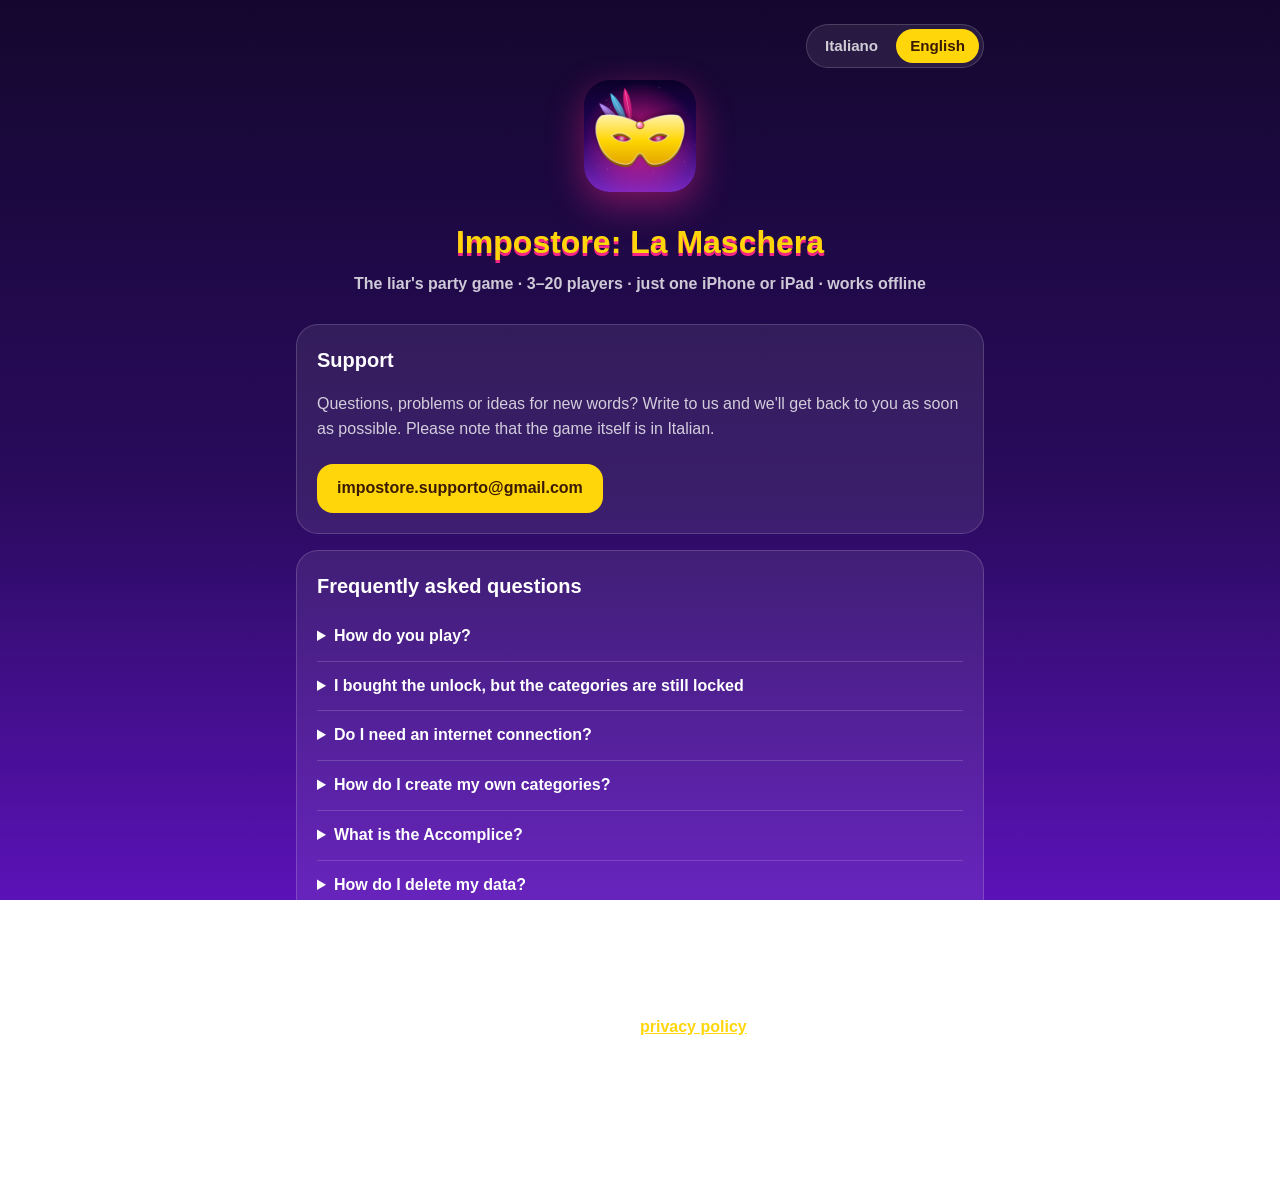
<file: index.html>
<!DOCTYPE html>
<html lang="it" data-lang-current="it"
      data-title-it="Impostore: La Maschera – Supporto"
      data-title-en="Impostore: La Maschera – Support">
<head>
  <meta charset="utf-8">
  <meta name="viewport" content="width=device-width, initial-scale=1">
  <title>Impostore: La Maschera – Supporto</title>
  <script>
    /* Lingua scelta prima di disegnare la pagina, senza sfarfallii (vedi lang.js). */
    (function () {
      var root = document.documentElement, lang = "";
      try { lang = new URLSearchParams(window.location.search).get("lang") || localStorage.getItem("impostore-lang") || ""; } catch (e) {}
      if (lang !== "it" && lang !== "en") {
        var browser = (navigator.languages && navigator.languages[0]) || navigator.language || "it";
        lang = browser.toLowerCase().indexOf("it") === 0 ? "it" : "en";
      }
      root.setAttribute("data-lang-current", lang);
      root.lang = lang;
      root.className += " js";
      var title = root.getAttribute("data-title-" + lang);
      if (title) document.title = title;
    })();
  </script>
  <meta name="description" content="Assistenza per Impostore: La Maschera, il party game del bugiardo. Support for Impostore: La Maschera, the liar's party game.">
  <link rel="icon" href="icon.png">
  <link rel="stylesheet" href="style.css">
  <script src="lang.js" defer></script>
</head>
<body>
<main>
  <div class="lang-bar">
    <div class="lang-switch" role="group" aria-label="Lingua / Language">
      <button type="button" data-set-lang="it" lang="it" aria-pressed="true">Italiano</button>
      <button type="button" data-set-lang="en" lang="en" aria-pressed="false">English</button>
    </div>
  </div>

  <header>
    <img src="icon.png" alt="Icona di Impostore: La Maschera">
    <h1>Impostore: La Maschera</h1>
    <p class="tagline" data-lang="it">Il party game del bugiardo · 3–20 giocatori · un solo iPhone o iPad · anche offline</p>
    <p class="tagline" data-lang="en">The liar's party game · 3–20 players · just one iPhone or iPad · works offline</p>
  </header>

  <!-- Italiano -->
  <div data-lang="it" lang="it">
    <section>
      <h2>Assistenza</h2>
      <p>Domande, problemi o idee per nuove parole? Scrivici: ti risponderemo il prima possibile.</p>
      <a class="button" href="mailto:impostore.supporto@gmail.com?subject=Impostore%3A%20La%20Maschera">impostore.supporto@gmail.com</a>
    </section>

    <section>
      <h2>Domande frequenti</h2>
      <details>
        <summary>Come si gioca?</summary>
        <p>Passatevi il telefono (o l'iPad): ognuno scopre in segreto la propria carta. Tutti ricevono la stessa parola segreta, tranne l'impostore. A turno ognuno dice una parola collegata, poi votate chi secondo voi è l'impostore. Se lo scoprite, può ancora vincere indovinando la parola!</p>
      </details>
      <details>
        <summary>Ho acquistato lo sblocco, ma le categorie sono bloccate</summary>
        <p>Apri <strong>Info e privacy</strong> dalla schermata iniziale e tocca <strong>Ripristina acquisti</strong>, usando lo stesso Apple Account con cui hai acquistato.</p>
      </details>
      <details>
        <summary>Serve una connessione a internet?</summary>
        <p>No: il gioco funziona completamente offline. La connessione serve solo per acquistare o ripristinare lo sblocco.</p>
      </details>
      <details>
        <summary>Come creo le mie categorie?</summary>
        <p>Con lo sblocco completo: tocca <strong>Gioca</strong>, poi <strong>Crea e modifica le tue categorie</strong>. Scrivi almeno 5 parole, una per riga.</p>
      </details>
      <details>
        <summary>Cos'è il Complice?</summary>
        <p>Una modalità extra che attivi nelle opzioni (da 5 giocatori): un giocatore conosce la parola e sa chi è l'impostore, e vince insieme a lui se non viene scoperto.</p>
      </details>
      <details>
        <summary>Come cancello i miei dati?</summary>
        <p>Tutto resta solo sul tuo dispositivo: eliminando l'app si cancellano nomi, impostazioni, punteggi e categorie create. Non raccogliamo alcun dato.</p>
      </details>
    </section>

    <section>
      <h2>Privacy</h2>
      <p>Non raccogliamo nessun dato personale. Leggi l'<a href="privacy.html">informativa sulla privacy</a>.</p>
    </section>
  </div>

  <!-- English -->
  <div data-lang="en" lang="en">
    <section>
      <h2>Support</h2>
      <p>Questions, problems or ideas for new words? Write to us and we'll get back to you as soon as possible. Please note that the game itself is in Italian.</p>
      <a class="button" href="mailto:impostore.supporto@gmail.com?subject=Impostore%3A%20La%20Maschera">impostore.supporto@gmail.com</a>
    </section>

    <section>
      <h2>Frequently asked questions</h2>
      <details>
        <summary>How do you play?</summary>
        <p>Pass the phone (or the iPad) around: everyone secretly looks at their own card. Everybody gets the same secret word, except the impostor. Taking turns, each player says one related word, then you all vote on who you think the impostor is. If you catch them, they can still win by guessing the word!</p>
      </details>
      <details>
        <summary>I bought the unlock, but the categories are still locked</summary>
        <p>Open <strong>Info e privacy</strong> from the home screen and tap <strong>Ripristina acquisti</strong> (Restore Purchases), using the same Apple Account you made the purchase with.</p>
      </details>
      <details>
        <summary>Do I need an internet connection?</summary>
        <p>No: the game works completely offline. You only need a connection to buy or restore the unlock.</p>
      </details>
      <details>
        <summary>How do I create my own categories?</summary>
        <p>With the full unlock: tap <strong>Gioca</strong> (Play), then <strong>Crea e modifica le tue categorie</strong> (Create and edit your categories). Write at least 5 words, one per line.</p>
      </details>
      <details>
        <summary>What is the Accomplice?</summary>
        <p>An extra mode you can turn on in the options (from 5 players): one player knows the word and who the impostor is, and wins together with them if they aren't caught.</p>
      </details>
      <details>
        <summary>How do I delete my data?</summary>
        <p>Everything stays on your device only: deleting the app removes names, settings, scores and the categories you created. We don't collect any data.</p>
      </details>
    </section>

    <section>
      <h2>Privacy</h2>
      <p>We don't collect any personal data. Read our <a href="privacy.html">privacy policy</a>.</p>
    </section>
  </div>

  <footer>© 2026 Impostore: La Maschera</footer>
</main>
</body>
</html>
</file>
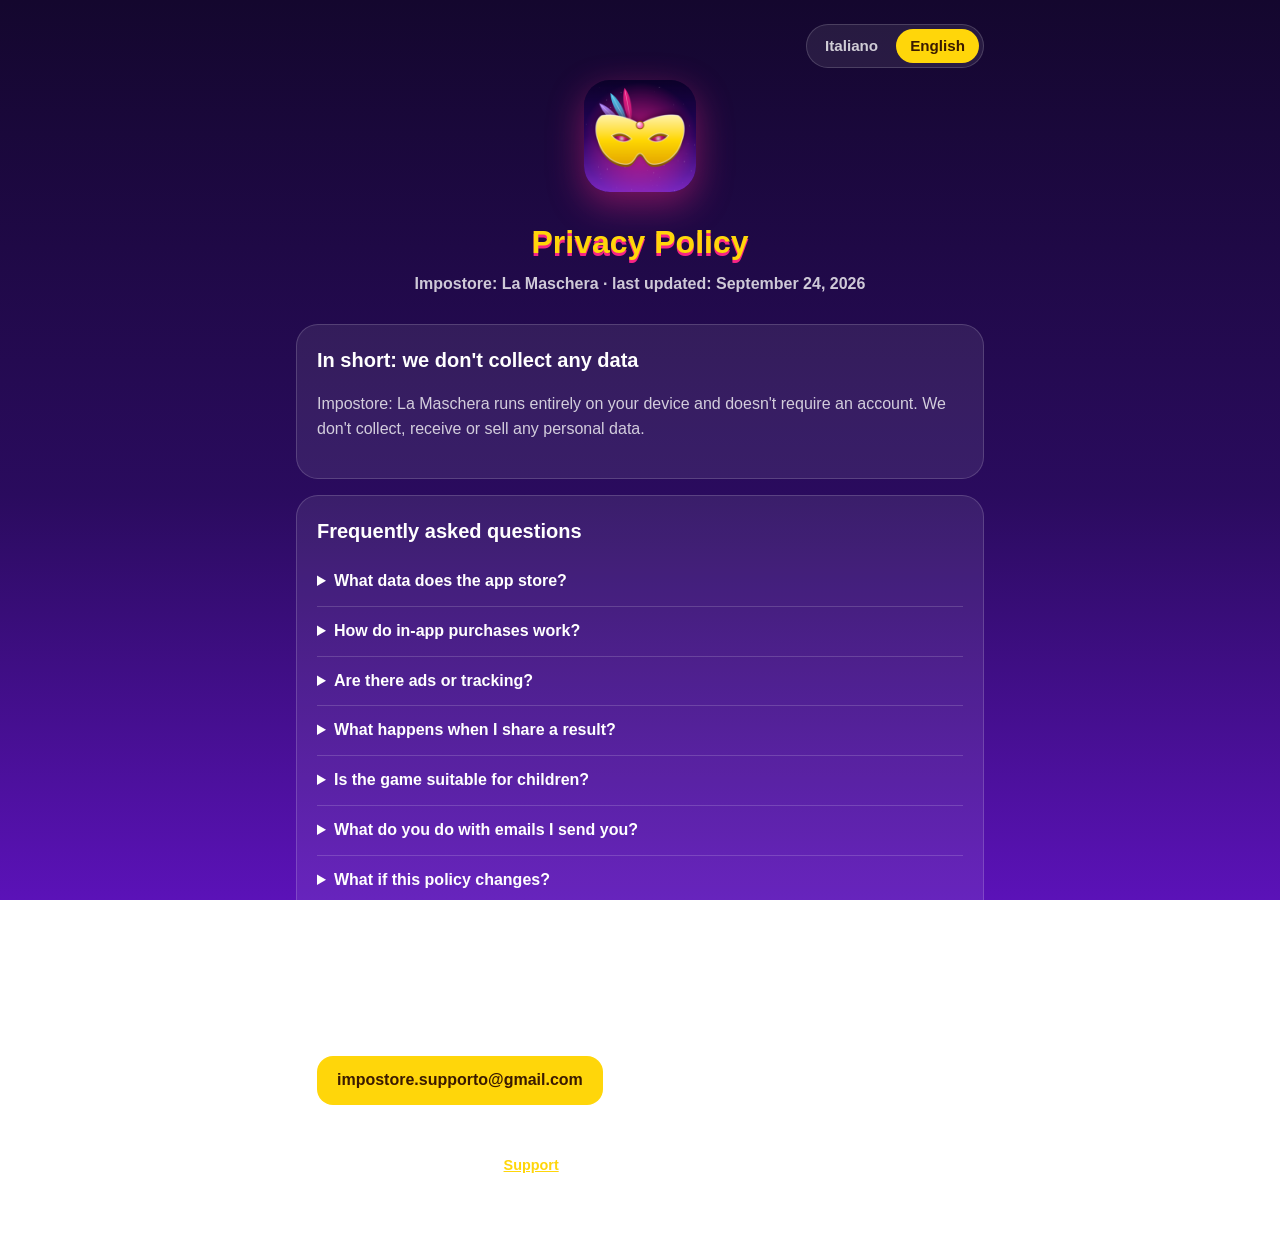
<file: privacy.html>
<!DOCTYPE html>
<html lang="it" data-lang-current="it"
      data-title-it="Impostore: La Maschera – Privacy"
      data-title-en="Impostore: La Maschera – Privacy Policy">
<head>
  <meta charset="utf-8">
  <meta name="viewport" content="width=device-width, initial-scale=1">
  <title>Impostore: La Maschera – Privacy</title>
  <script>
    /* Lingua scelta prima di disegnare la pagina, senza sfarfallii (vedi lang.js). */
    (function () {
      var root = document.documentElement, lang = "";
      try { lang = new URLSearchParams(window.location.search).get("lang") || localStorage.getItem("impostore-lang") || ""; } catch (e) {}
      if (lang !== "it" && lang !== "en") {
        var browser = (navigator.languages && navigator.languages[0]) || navigator.language || "it";
        lang = browser.toLowerCase().indexOf("it") === 0 ? "it" : "en";
      }
      root.setAttribute("data-lang-current", lang);
      root.lang = lang;
      root.className += " js";
      var title = root.getAttribute("data-title-" + lang);
      if (title) document.title = title;
    })();
  </script>
  <meta name="description" content="Informativa sulla privacy di Impostore: La Maschera. Privacy policy of Impostore: La Maschera.">
  <link rel="icon" href="icon.png">
  <link rel="stylesheet" href="style.css">
  <script src="lang.js" defer></script>
</head>
<body>
<main>
  <div class="lang-bar">
    <div class="lang-switch" role="group" aria-label="Lingua / Language">
      <button type="button" data-set-lang="it" lang="it" aria-pressed="true">Italiano</button>
      <button type="button" data-set-lang="en" lang="en" aria-pressed="false">English</button>
    </div>
  </div>

  <header>
    <img src="icon.png" alt="Icona di Impostore: La Maschera">
    <h1 data-lang="it">Informativa sulla privacy</h1>
    <h1 data-lang="en">Privacy Policy</h1>
    <p class="tagline" data-lang="it">Impostore: La Maschera · ultimo aggiornamento: 24 settembre 2026</p>
    <p class="tagline" data-lang="en">Impostore: La Maschera · last updated: September 24, 2026</p>
  </header>

  <!-- Italiano -->
  <div data-lang="it" lang="it">
    <section>
      <h2>In breve: non raccogliamo nessun dato</h2>
      <p>Impostore: La Maschera funziona interamente sul tuo dispositivo e non richiede alcun account. Non raccogliamo, non riceviamo e non vendiamo dati personali.</p>
    </section>

    <section>
      <h2>Domande frequenti</h2>
      <details>
        <summary>Quali dati salva l'app?</summary>
        <p>Per farti ritrovare la partita come l'hai lasciata, l'app salva <strong>solo sul tuo dispositivo</strong> (iPhone o iPad): i nomi dei giocatori, le impostazioni, i punteggi della sessione e le categorie che crei. Questi dati non vengono inviati a noi né a terzi. Puoi cancellarli in qualsiasi momento eliminando l'app.</p>
      </details>
      <details>
        <summary>Come funzionano gli acquisti in-app?</summary>
        <p>L'acquisto dello sblocco completo è gestito interamente da Apple tramite il tuo Apple Account. Non riceviamo i tuoi dati di pagamento né altre informazioni personali. Si applica l'<a href="https://www.apple.com/it/legal/privacy/">informativa sulla privacy di Apple</a>.</p>
      </details>
      <details>
        <summary>Ci sono pubblicità o tracciamento?</summary>
        <p>No. L'app non contiene pubblicità, strumenti di analisi, sistemi di tracciamento o SDK di terze parti, e non accede a posizione, contatti, foto, fotocamera o microfono.</p>
      </details>
      <details>
        <summary>Cosa succede quando condivido un risultato?</summary>
        <p>L'immagine del risultato viene creata sul tuo dispositivo e sei tu a decidere dove inviarla tramite il menu di condivisione di iOS.</p>
      </details>
      <details>
        <summary>Il gioco è adatto ai bambini?</summary>
        <p>Sì, il gioco è adatto a tutti. Poiché non raccogliamo alcun dato, non raccogliamo nemmeno dati di minori.</p>
      </details>
      <details>
        <summary>Cosa fate con le email che vi scrivo?</summary>
        <p>Useremo il tuo indirizzo e il contenuto del messaggio solo per risponderti. Cancelleremo i messaggi su tua richiesta.</p>
      </details>
      <details>
        <summary>E se questa informativa cambia?</summary>
        <p>Aggiorneremo questa pagina e la data in alto.</p>
      </details>
    </section>

    <section>
      <h2>Contatti</h2>
      <p>Per qualsiasi domanda sulla privacy scrivici:</p>
      <a class="button" href="mailto:impostore.supporto@gmail.com?subject=Privacy%20-%20Impostore%3A%20La%20Maschera">impostore.supporto@gmail.com</a>
    </section>

    <footer><a href="index.html">Supporto</a> · © 2026 Impostore: La Maschera</footer>
  </div>

  <!-- English -->
  <div data-lang="en" lang="en">
    <section>
      <h2>In short: we don't collect any data</h2>
      <p>Impostore: La Maschera runs entirely on your device and doesn't require an account. We don't collect, receive or sell any personal data.</p>
    </section>

    <section>
      <h2>Frequently asked questions</h2>
      <details>
        <summary>What data does the app store?</summary>
        <p>So you can pick up your game where you left off, the app stores data <strong>only on your device</strong> (iPhone or iPad): player names, settings, session scores and the categories you create. This data is never sent to us or to third parties. You can delete it at any time by deleting the app.</p>
      </details>
      <details>
        <summary>How do in-app purchases work?</summary>
        <p>The full-unlock purchase is handled entirely by Apple through your Apple Account. We don't receive your payment details or any other personal information. <a href="https://www.apple.com/legal/privacy/">Apple's privacy policy</a> applies.</p>
      </details>
      <details>
        <summary>Are there ads or tracking?</summary>
        <p>No. The app contains no ads, analytics, tracking or third-party SDKs, and it doesn't access your location, contacts, photos, camera or microphone.</p>
      </details>
      <details>
        <summary>What happens when I share a result?</summary>
        <p>The result image is created on your device, and you decide where to send it using the iOS share sheet.</p>
      </details>
      <details>
        <summary>Is the game suitable for children?</summary>
        <p>Yes, the game is suitable for everyone. Since we don't collect any data, we don't collect data from children either.</p>
      </details>
      <details>
        <summary>What do you do with emails I send you?</summary>
        <p>We only use your address and the content of your message to reply to you. We'll delete your messages on request.</p>
      </details>
      <details>
        <summary>What if this policy changes?</summary>
        <p>We'll update this page and the date at the top.</p>
      </details>
    </section>

    <section>
      <h2>Contact</h2>
      <p>For any question about privacy, write to us:</p>
      <a class="button" href="mailto:impostore.supporto@gmail.com?subject=Privacy%20-%20Impostore%3A%20La%20Maschera">impostore.supporto@gmail.com</a>
    </section>

    <footer><a href="index.html">Support</a> · © 2026 Impostore: La Maschera</footer>
  </div>
</main>
</body>
</html>
</file>
<file: style.css>
:root {
  --night: #14072e;
  --purple: #5b12b8;
  --gold: #ffd60a;
  --pink: #f72585;
  --text: #ffffff;
  --muted: rgba(255, 255, 255, 0.78);
  --card: rgba(255, 255, 255, 0.08);
  --border: rgba(255, 255, 255, 0.16);
}
* { box-sizing: border-box; }
body {
  margin: 0;
  min-height: 100vh;
  background: linear-gradient(180deg, var(--night) 0%, #2a0b5e 55%, var(--purple) 100%) fixed;
  color: var(--text);
  font-family: ui-rounded, "SF Pro Rounded", -apple-system, BlinkMacSystemFont, "Segoe UI", Roboto, sans-serif;
  line-height: 1.55;
}
main { max-width: 720px; margin: 0 auto; padding: 40px 16px 56px; }
header { text-align: center; margin-bottom: 28px; }
header img { width: 112px; height: 112px; border-radius: 26px; box-shadow: 0 12px 36px rgba(247, 37, 133, 0.45); }
h1 { font-size: 2rem; font-weight: 900; margin: 18px 0 4px; color: var(--gold); text-shadow: 0 3px 0 var(--pink); }
h2 { font-size: 1.25rem; font-weight: 800; margin: 0 0 10px; }
.tagline { color: var(--muted); margin: 0; font-weight: 600; }
section { background: var(--card); border: 1px solid var(--border); border-radius: 22px; padding: 20px; margin: 16px 0; }
p, li { color: var(--muted); }
strong { color: var(--text); }
a { color: var(--gold); font-weight: 700; }
.button {
  display: inline-block; margin-top: 6px; padding: 12px 20px; border-radius: 16px;
  background: var(--gold); color: #3a1a00; text-decoration: none; font-weight: 900;
}
details { border-top: 1px solid var(--border); padding: 12px 0; }
details:first-of-type { border-top: none; }
summary { cursor: pointer; font-weight: 800; color: var(--text); }
footer { text-align: center; color: rgba(255, 255, 255, 0.55); font-size: 0.9rem; margin-top: 28px; }

/* Lingua: si vede solo quella scelta (vedi lang.js). */
html[data-lang-current="it"] [data-lang="en"],
html[data-lang-current="en"] [data-lang="it"] { display: none !important; }

/* Selettore Italiano / English */
.lang-bar { display: flex; justify-content: flex-end; margin: -16px 0 12px; }
.lang-switch {
  display: none; /* senza JavaScript la pagina resta in italiano */
  gap: 4px; padding: 4px; border-radius: 999px;
  background: var(--card); border: 1px solid var(--border);
}
.js .lang-switch { display: inline-flex; }
.lang-switch button {
  appearance: none; -webkit-appearance: none; border: 0; cursor: pointer;
  padding: 8px 14px; border-radius: 999px;
  background: transparent; color: var(--muted);
  font: inherit; font-size: 0.95rem; font-weight: 800; line-height: 1.2;
}
.lang-switch button:hover { color: var(--text); }
.lang-switch button[aria-pressed="true"] { background: var(--gold); color: #3a1a00; }
.lang-switch button:focus-visible { outline: 2px solid var(--gold); outline-offset: 2px; }
</file>
